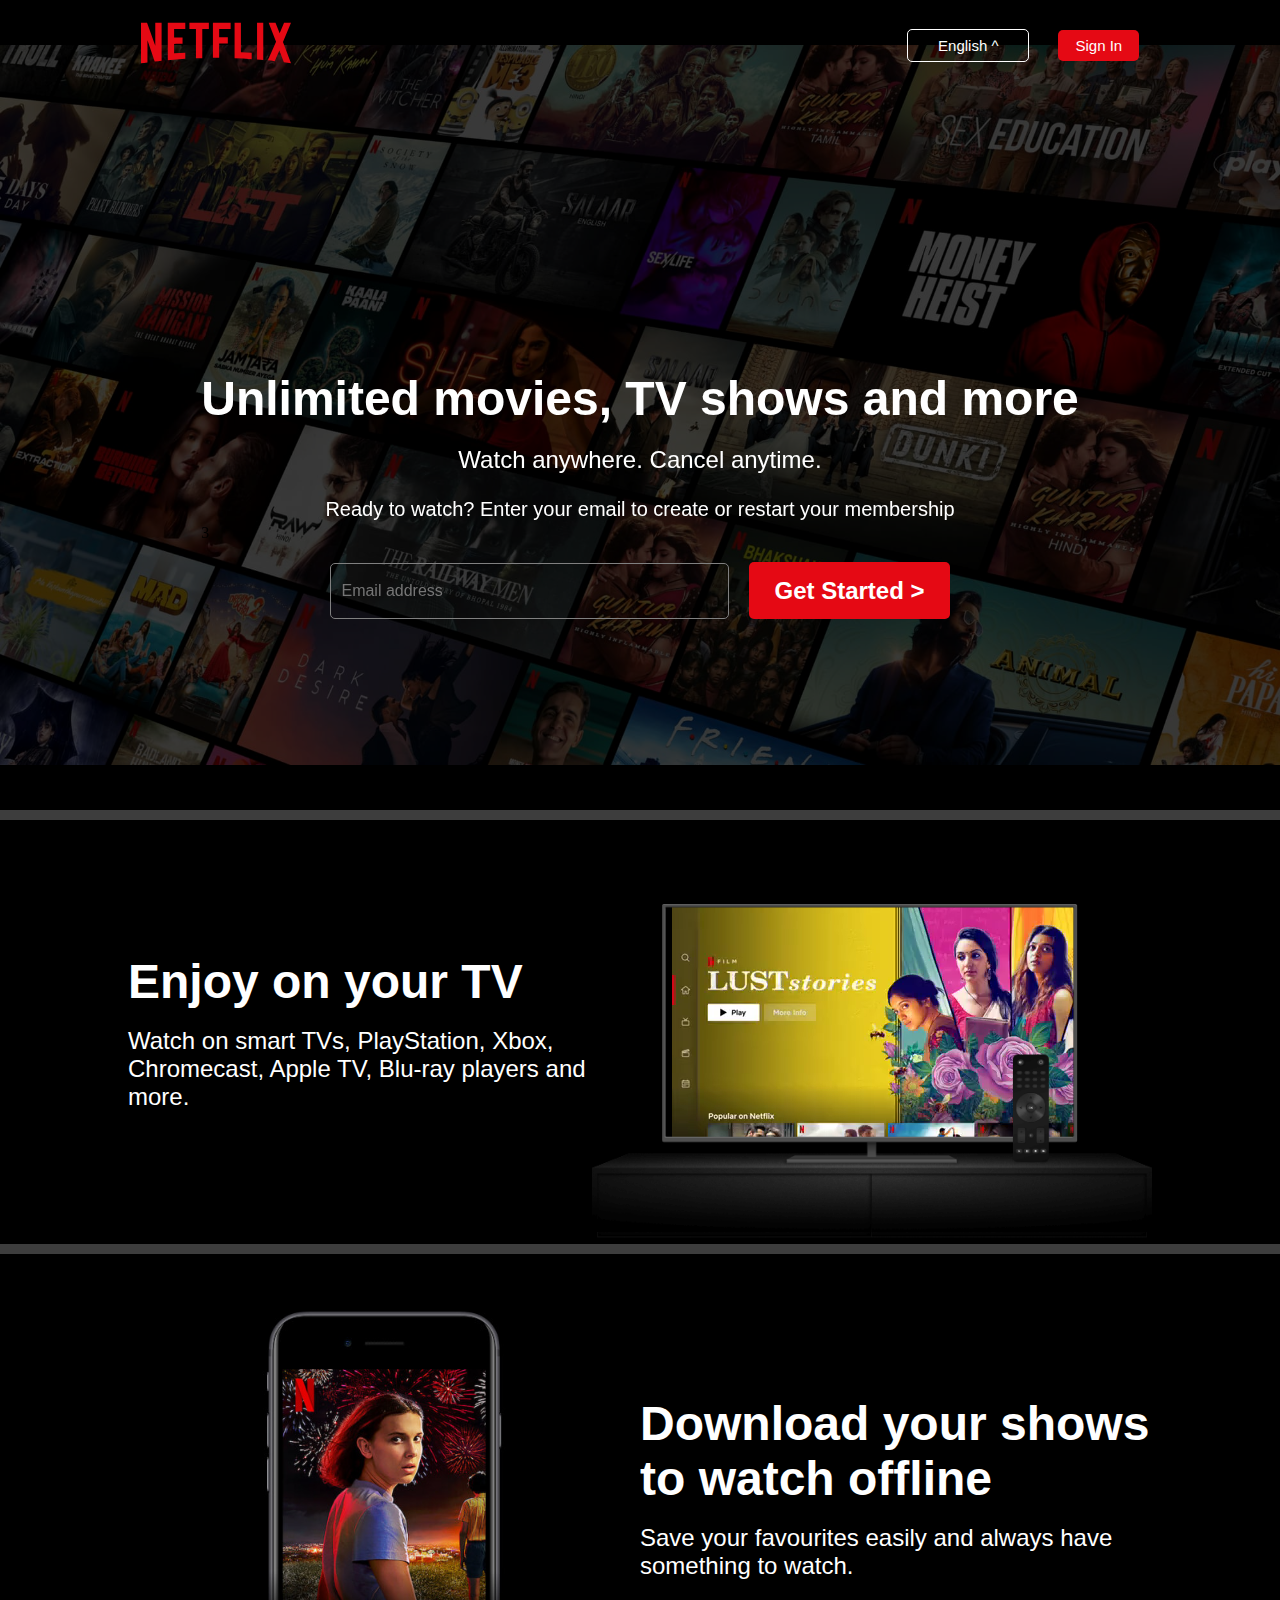
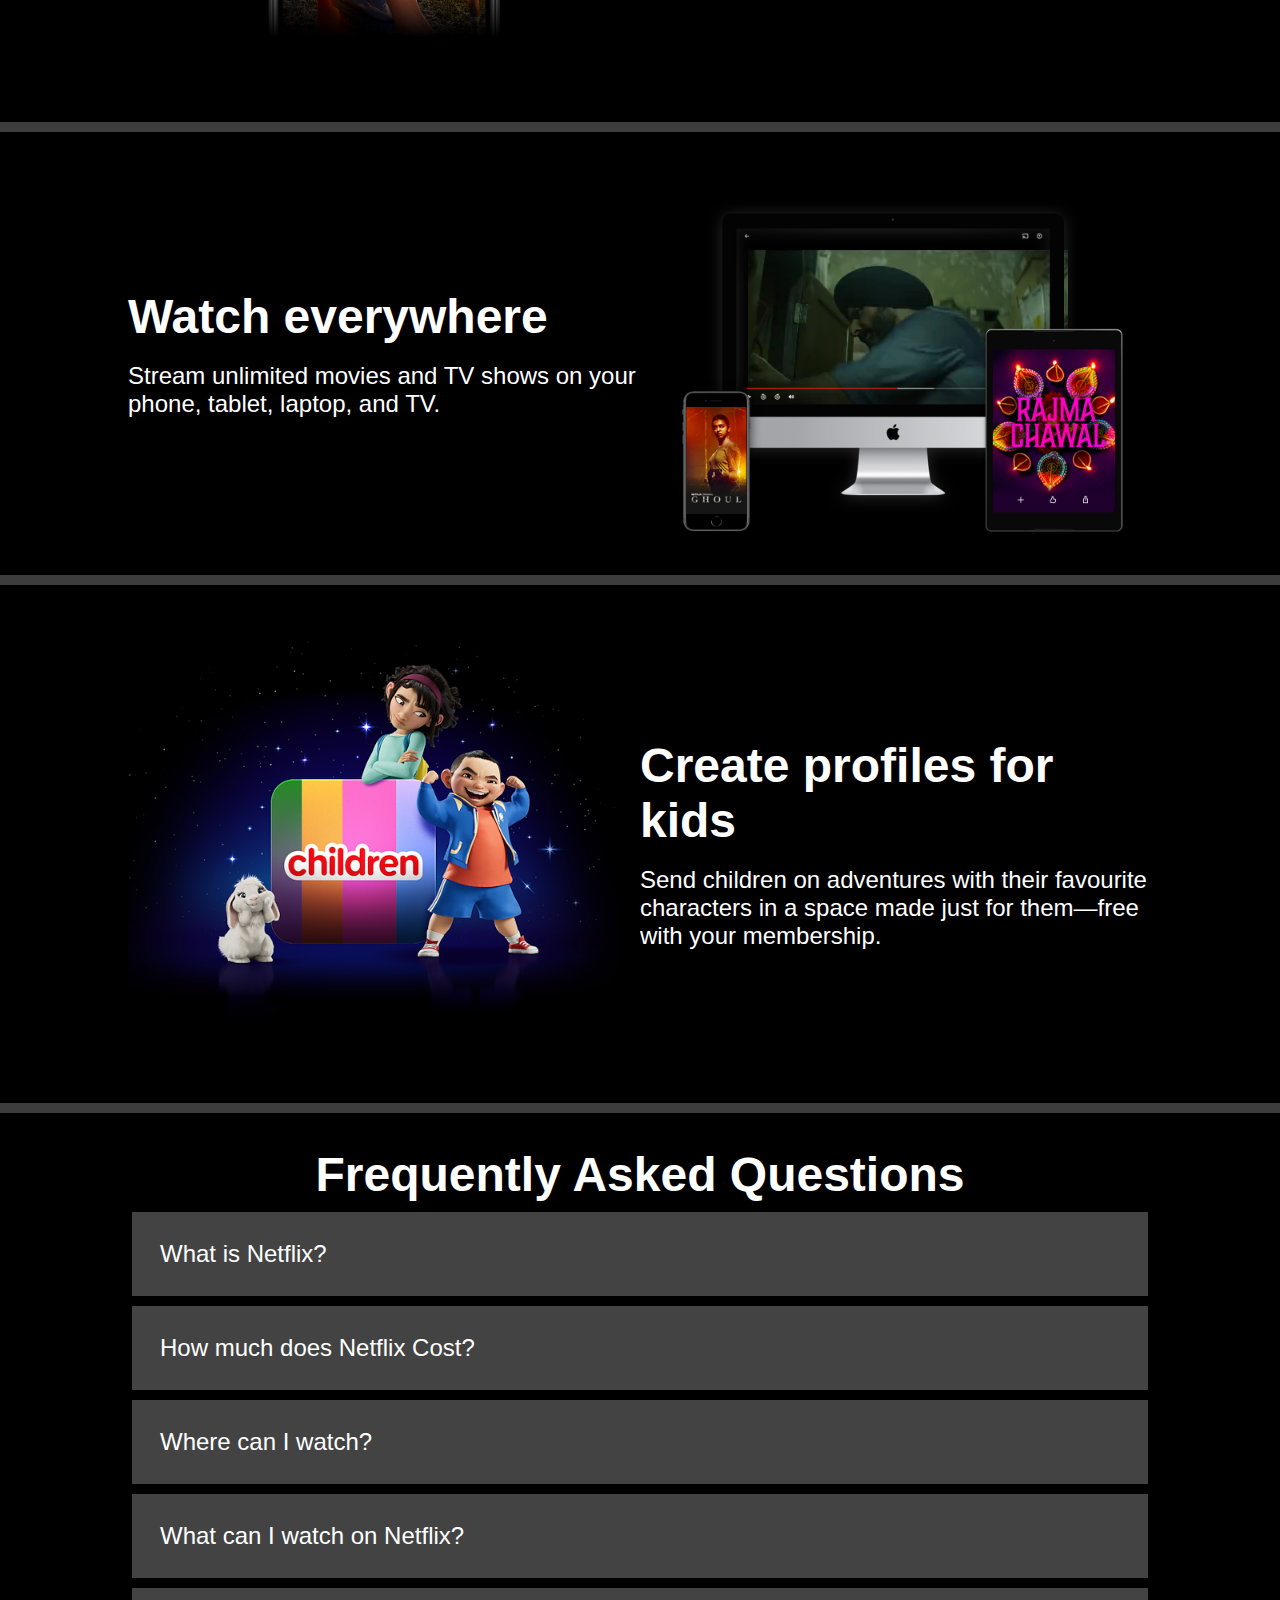
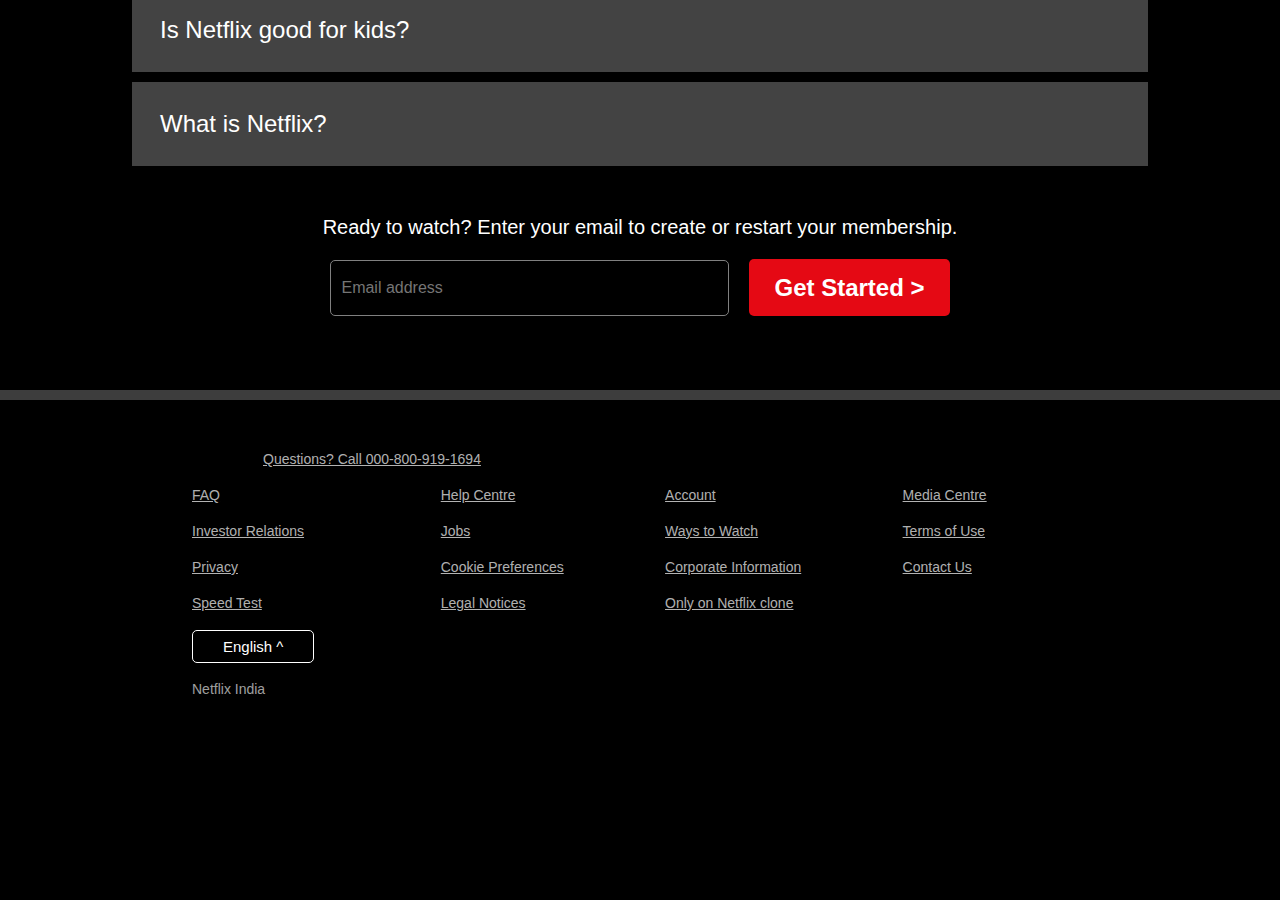
<file: index.html>
<!DOCTYPE html>
<html lang="en">

<head>
    <meta charset="UTF-8">
    <meta name="viewport" content="width=device-width, initial-scale=1.0">
    <title>Netflix</title>
    <link rel="stylesheet" href="./style.css">

    <link rel="stylesheet" href="https://cdnjs.cloudflare.com/ajax/libs/font-awesome/6.5.1/css/all.min.css"
        integrity="sha512-DTOQO9RWCH3ppGqcWaEA1BIZOC6xxalwEsw9c2QQeAIftl+Vegovlnee1c9QX4TctnWMn13TZye+giMm8e2LwA=="
        crossorigin="anonymous" referrerpolicy="no-referrer" />

    <!-- favicon -->
    <link rel="apple-touch-icon" sizes="76x76" href="/faveicons/apple-touch-icon.png">
    <link rel="icon" type="image/png" sizes="32x32" href="/faveicons/favicon-32x32.png">
    <link rel="icon" type="image/png" sizes="16x16" href="/faveicons/favicon-16x16.png">
    <link rel="manifest" href="/faveicons/site.webmanifest">
    <meta name="msapplication-TileColor" content="#da532c">
    <meta name="theme-color" content="#ffffff">

</head>

<body>
    <div class="main">
        <nav>
            <span><img class="mainlogo" src="./images/logo.svg" alt="netflix logo" width="150" height="140"></span>
            <div>
                <button class="nav-button1">English ^</button>
                <button class="nav-button2">Sign In</button>
            </div>
        </nav>
        <div class="box">

        </div>
        <div class="hero">
            <span>
                <h1>Unlimited movies, TV shows and more</h1>
                <p>Watch anywhere. Cancel anytime.</p>
                <h3>Ready to watch? Enter your email to create or restart your membership</h3>
                3
                <span class="hero-span">
                    <input type="text" placeholder="Email address" class="hero-email">
                    <button>Get Started &gt;</button>
                </span>
            </span>
        </div>

    </div>
    <div class="sepration">
    </div>

    <section class="first">
        <div class="first-text">
            <h2>Enjoy on your TV</h2>
            <br>
            <p>Watch on smart TVs, PlayStation, Xbox, Chromecast, Apple TV, Blu-ray players and more.</p>
        </div>
        <div class="first-img">
            <img src="./images/tv.png" alt="tv">
            <video src="./videos/tv-video.m4v" autoplay loop muted></video>
        </div>
    </section>

    <div class="sepration">
    </div>

    <section class="second">
        <div class="second-img">
            <img src="./images/mobile-0819.jpg" alt="">
        </div>
        <div class="second-text">
            <h2>Download your shows to watch offline</h2>
            <br>
            <p>Save your favourites easily and always have something to watch.</p>
        </div>
    </section>

    <div class="sepration">
    </div>

    <section class="first">
        <div class="first-text">
            <h2>Watch everywhere</h2>
            <br>
            <p>Stream unlimited movies and TV shows on your phone, tablet, laptop, and TV.</p>
        </div>
        <div class="third-img">
            <img src="./images/mac.png" alt="tv">
            <video src="./videos/mac-video.m4v" autoplay loop muted></video>
        </div>
    </section>

    <div class="sepration">
    </div>

    <section class="second">
        <div class="fourth-img">
            <img src="./images/cartoon.png" alt="">
        </div>
        <div class="second-text">
            <h2>Create profiles for kids</h2>
            <br>
            <p>Send children on adventures with their favourite characters in a space made just for them—free with your
                membership.</p>
        </div>
    </section>

    <div class="sepration"></div>

    <section class="faq">
        <h1>Frequently Asked Questions</h1>
        <div class="faqbox">
            <span>
                What is Netflix?
                <i class="fa-solid fa-plus"></i>
            </span>
        </div>

        <div class="faqbox">
            <span>
                How much does Netflix Cost?
                <i class="fa-solid fa-plus"></i>
            </span>
        </div>

        <div class="faqbox">
            <span>
                Where can I watch?<i class="fa-solid fa-plus"></i>
            </span>
        </div>

        <div class="faqbox">
            <span>
                What can I watch on Netflix?<i class="fa-solid fa-plus"></i>
            </span>
        </div>

        <div class="faqbox">
            <span>
                Is Netflix good for kids?<i class="fa-solid fa-plus"></i>
            </span>
        </div>

        <div class="faqbox">
            <span>
                What is Netflix?<i class="fa-solid fa-plus"></i>
            </span>
        </div>

        <h3>Ready to watch? Enter your email to create or restart your membership.</h3>
        <span class="faq-span">
            <input type="text" placeholder="Email address" class="faq-email">
            <button>Get Started &gt;</button>
        </span>
    </section>

    <div class="sepration"></div>

    <footer>
        <a href="#" class="helpline-number">Questions? Call 000-800-919-1694</a>
        <span>
            <ul type="none">
                <br>
                <li class="footer-li"><a href="#">FAQ</a></li>
                <br>
                <li class="footer-li"><a href="#">Investor Relations</a></li>
                <br>
                <li class="footer-li"><a href="#">Privacy</a></li>
                <br>
                <li class="footer-li"><a href="#">Speed Test</a></li>
                <br>
                <li><button class="nav-button1">English ^</button></li>
                <br>
                <li><p>Netflix India</p></li>
            </ul>
            <ul type="none">
                <br>
                <li class="footer-li"><a href="#">Help Centre</a></li>
                <br>
                <li class="footer-li"><a href="#">Jobs</a></li>
                <br>
                <li class="footer-li"><a href="#">Cookie Preferences</a></li>
                <br>
                <li class="footer-li"><a href="#">Legal Notices</a></li>
            </ul>
            <ul type="none">
                <br>
                <li class="footer-li"><a href="#">Account</a></li>
                <br>
                <li class="footer-li"><a href="#">Ways to Watch</a></li>
                <br>
                <li class="footer-li"><a href="#">Corporate Information</a></li>
                <br>
                <li class="footer-li"><a href="#">Only on Netflix clone</a></li>
            </ul>
            <ul type="none">
                <br>
                <li class="footer-li"><a href="#">Media Centre</a></li>
                <br>
                <li class="footer-li"><a href="#">Terms of Use</a></li>
                <br>
                <li class="footer-li"><a href="#">Contact Us</a></li>
            </ul>
        </span>
    </footer>
</body>

</html>
</file>
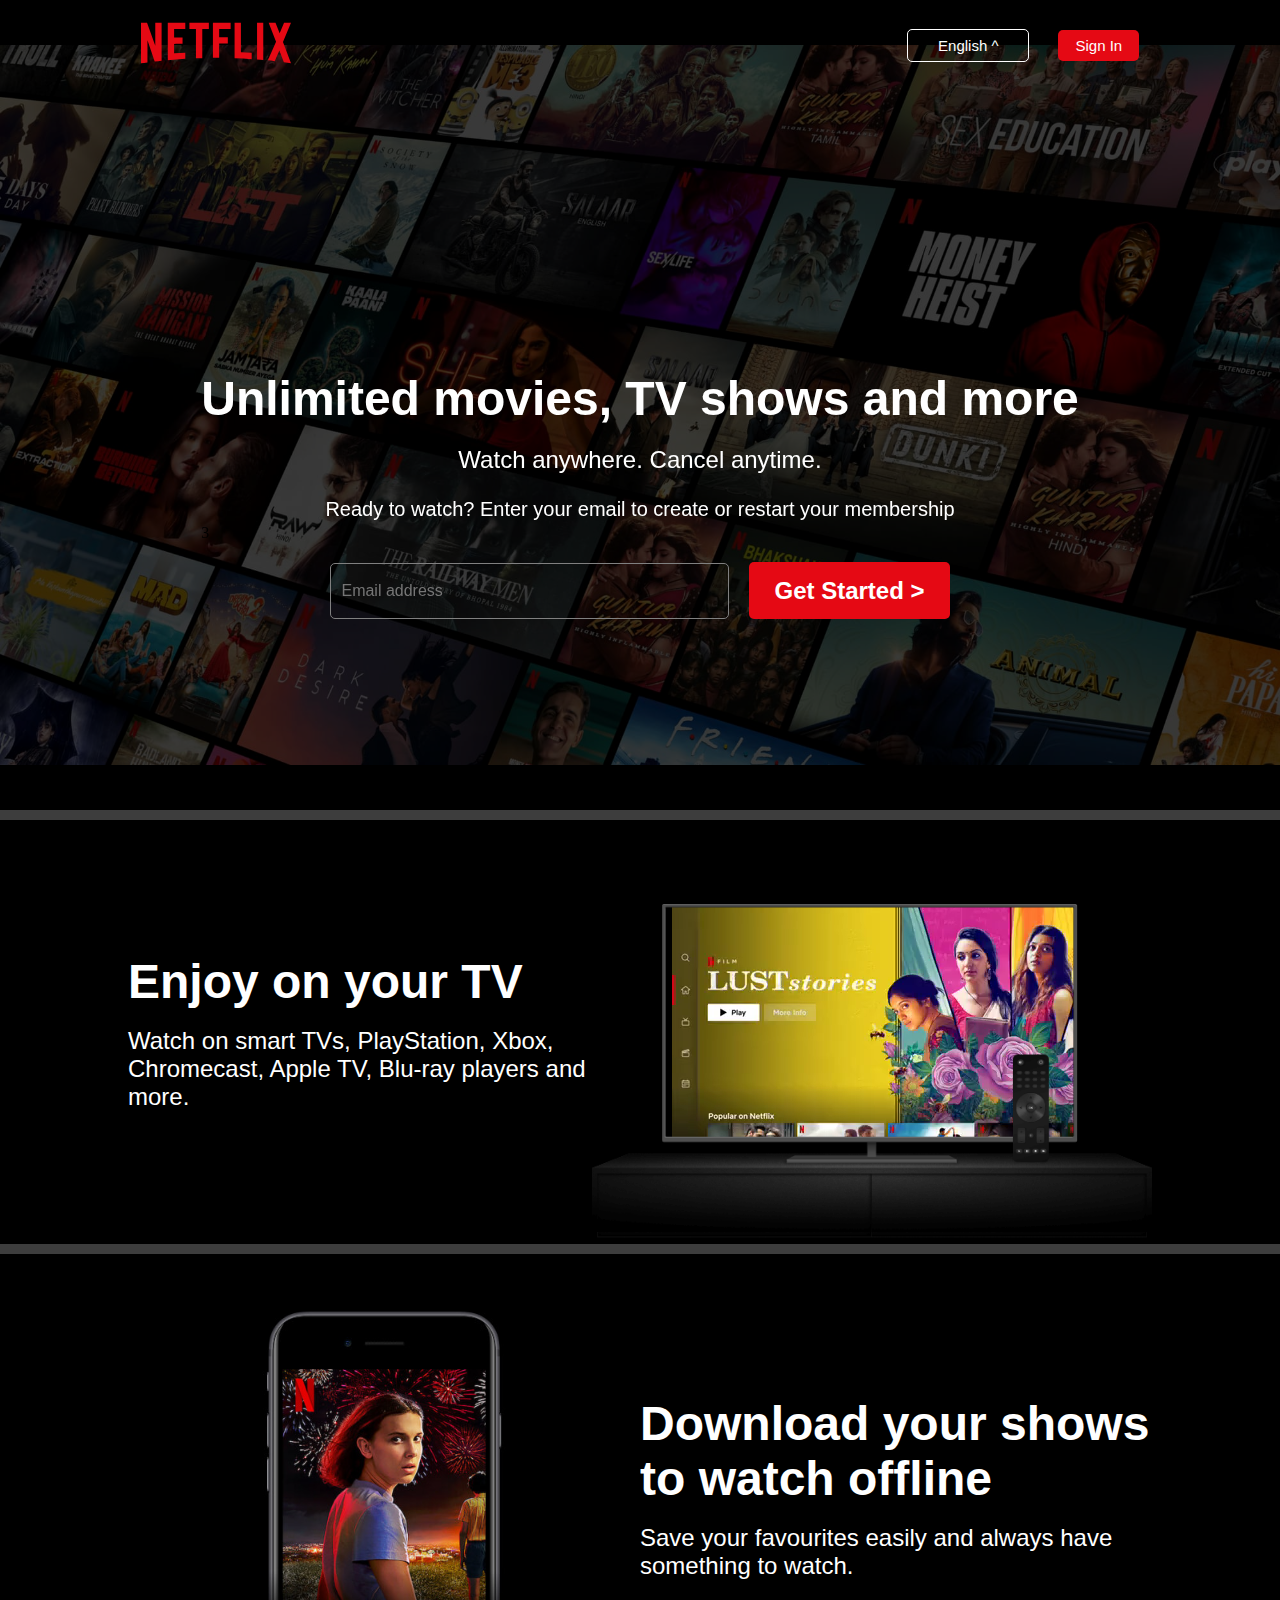
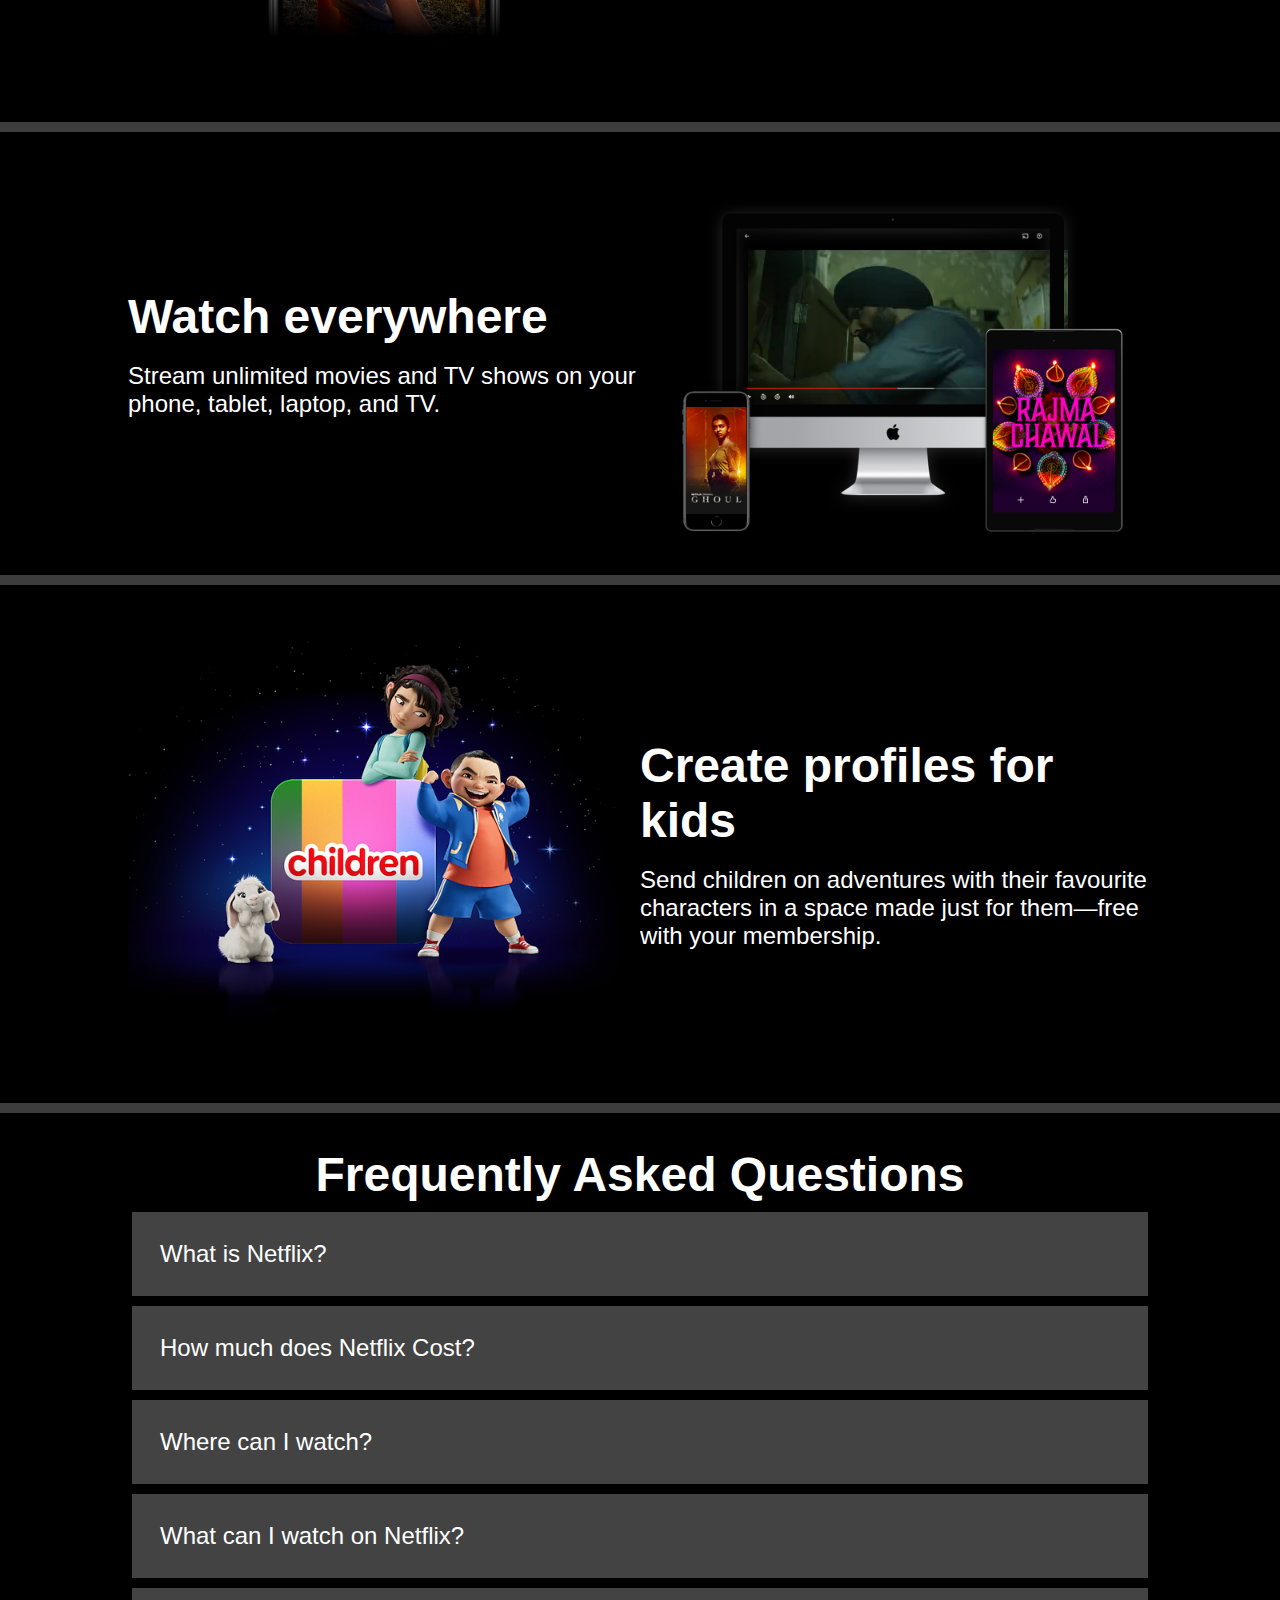
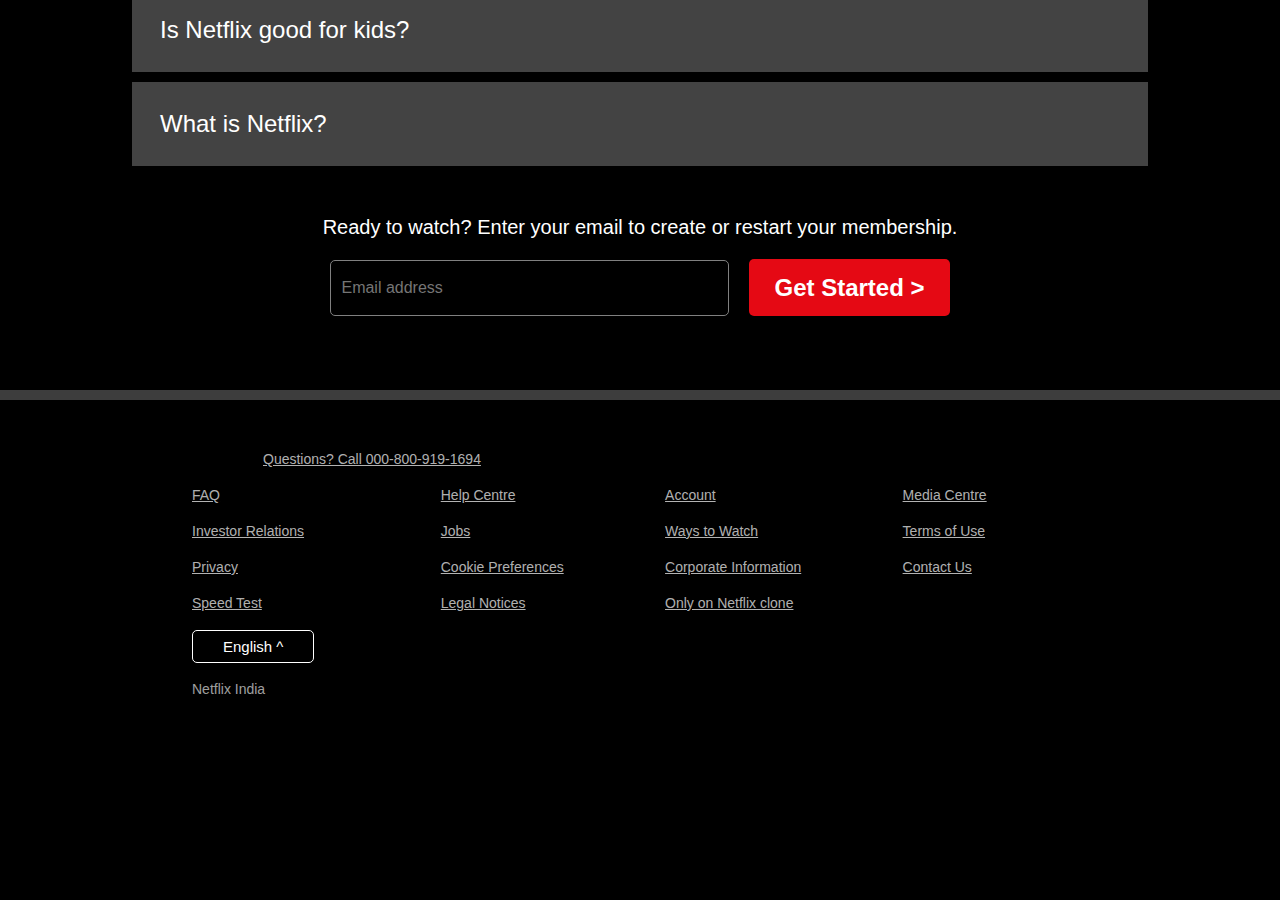
<file: netflix.html>
<!DOCTYPE html>
<html lang="en">

<head>
    <meta charset="UTF-8">
    <meta name="viewport" content="width=device-width, initial-scale=1.0">
    <title>Netflix</title>
    <link rel="stylesheet" href="netflix.css">

    <link rel="stylesheet" href="https://cdnjs.cloudflare.com/ajax/libs/font-awesome/6.5.1/css/all.min.css"
        integrity="sha512-DTOQO9RWCH3ppGqcWaEA1BIZOC6xxalwEsw9c2QQeAIftl+Vegovlnee1c9QX4TctnWMn13TZye+giMm8e2LwA=="
        crossorigin="anonymous" referrerpolicy="no-referrer" />

    <!-- favicon -->
    <link rel="apple-touch-icon" sizes="76x76" href="/faveicons/apple-touch-icon.png">
    <link rel="icon" type="image/png" sizes="32x32" href="/faveicons/favicon-32x32.png">
    <link rel="icon" type="image/png" sizes="16x16" href="/faveicons/favicon-16x16.png">
    <link rel="manifest" href="/faveicons/site.webmanifest">
    <meta name="msapplication-TileColor" content="#da532c">
    <meta name="theme-color" content="#ffffff">

</head>

<body>
    <div class="main">
        <nav>
            <span><img class="mainlogo" src="/images/logo.svg" alt="netflix logo" width="150" height="140"></span>
            <div>
                <button class="nav-button1">English ^</button>
                <button class="nav-button2">Sign In</button>
            </div>
        </nav>
        <div class="box">

        </div>
        <div class="hero">
            <span>
                <h1>Unlimited movies, TV shows and more</h1>
                <p>Watch anywhere. Cancel anytime.</p>
                <h3>Ready to watch? Enter your email to create or restart your membership</h3>
                3
                <span class="hero-span">
                    <input type="text" placeholder="Email address" class="hero-email">
                    <button>Get Started &gt;</button>
                </span>
            </span>
        </div>

    </div>
    <div class="sepration">
    </div>

    <section class="first">
        <div class="first-text">
            <h2>Enjoy on your TV</h2>
            <br>
            <p>Watch on smart TVs, PlayStation, Xbox, Chromecast, Apple TV, Blu-ray players and more.</p>
        </div>
        <div class="first-img">
            <img src="/images/tv.png" alt="tv">
            <video src="/videos/tv-video.m4v" autoplay loop muted></video>
        </div>
    </section>

    <div class="sepration">
    </div>

    <section class="second">
        <div class="second-img">
            <img src="/images/mobile-0819.jpg" alt="">
        </div>
        <div class="second-text">
            <h2>Download your shows to watch offline</h2>
            <br>
            <p>Save your favourites easily and always have something to watch.</p>
        </div>
    </section>

    <div class="sepration">
    </div>

    <section class="first">
        <div class="first-text">
            <h2>Watch everywhere</h2>
            <br>
            <p>Stream unlimited movies and TV shows on your phone, tablet, laptop, and TV.</p>
        </div>
        <div class="third-img">
            <img src="/images/mac.png" alt="tv">
            <video src="/videos/mac-video.m4v" autoplay loop muted></video>
        </div>
    </section>

    <div class="sepration">
    </div>

    <section class="second">
        <div class="fourth-img">
            <img src="/images/cartoon.png" alt="">
        </div>
        <div class="second-text">
            <h2>Create profiles for kids</h2>
            <br>
            <p>Send children on adventures with their favourite characters in a space made just for them—free with your
                membership.</p>
        </div>
    </section>

    <div class="sepration"></div>

    <section class="faq">
        <h1>Frequently Asked Questions</h1>
        <div class="faqbox">
            <span>
                What is Netflix?
                <i class="fa-solid fa-plus"></i>
            </span>
        </div>

        <div class="faqbox">
            <span>
                How much does Netflix Cost?
                <i class="fa-solid fa-plus"></i>
            </span>
        </div>

        <div class="faqbox">
            <span>
                Where can I watch?<i class="fa-solid fa-plus"></i>
            </span>
        </div>

        <div class="faqbox">
            <span>
                What can I watch on Netflix?<i class="fa-solid fa-plus"></i>
            </span>
        </div>

        <div class="faqbox">
            <span>
                Is Netflix good for kids?<i class="fa-solid fa-plus"></i>
            </span>
        </div>

        <div class="faqbox">
            <span>
                What is Netflix?<i class="fa-solid fa-plus"></i>
            </span>
        </div>

        <h3>Ready to watch? Enter your email to create or restart your membership.</h3>
        <span class="faq-span">
            <input type="text" placeholder="Email address" class="faq-email">
            <button>Get Started &gt;</button>
        </span>
    </section>

    <div class="sepration"></div>

    <footer>
        <a href="#" class="helpline-number">Questions? Call 000-800-919-1694</a>
        <span>
            <ul type="none">
                <br>
                <li class="footer-li"><a href="#">FAQ</a></li>
                <br>
                <li class="footer-li"><a href="#">Investor Relations</a></li>
                <br>
                <li class="footer-li"><a href="#">Privacy</a></li>
                <br>
                <li class="footer-li"><a href="#">Speed Test</a></li>
                <br>
                <li><button class="nav-button1">English ^</button></li>
                <br>
                <li><p>Netflix India</p></li>
            </ul>
            <ul type="none">
                <br>
                <li class="footer-li"><a href="#">Help Centre</a></li>
                <br>
                <li class="footer-li"><a href="#">Jobs</a></li>
                <br>
                <li class="footer-li"><a href="#">Cookie Preferences</a></li>
                <br>
                <li class="footer-li"><a href="#">Legal Notices</a></li>
            </ul>
            <ul type="none">
                <br>
                <li class="footer-li"><a href="#">Account</a></li>
                <br>
                <li class="footer-li"><a href="#">Ways to Watch</a></li>
                <br>
                <li class="footer-li"><a href="#">Corporate Information</a></li>
                <br>
                <li class="footer-li"><a href="#">Only on Netflix clone</a></li>
            </ul>
            <ul type="none">
                <br>
                <li class="footer-li"><a href="#">Media Centre</a></li>
                <br>
                <li class="footer-li"><a href="#">Terms of Use</a></li>
                <br>
                <li class="footer-li"><a href="#">Contact Us</a></li>
            </ul>
        </span>
    </footer>
</body>

</html>
</file>
<file: style.css>
* {
    margin: 0;
    padding: 0;
}

body {
    background-color: black;
}

.main {
    background-image: url(./images/bacground.jpg);
    background-position: center center;
    background-size: max(1200px, 100vw);
    background-repeat: no-repeat;
    height: 90vh;
    position: relative;
}

.main .box {
    height: 90vh;
    width: 100%;
    opacity: 0.7;
    background-color: black;
    position: absolute;
    top: 0;
}

nav {
    display: flex;
    justify-content: space-between;
    align-items: center;
    height: 90px;
    max-width: 78vw;
    margin: auto;
    /* border: 2px solid blue;
    margin-bottom: 0; */
}

nav img {
    position: relative;
    z-index: 10;
}

.nav-button1 {
    position: relative;
    z-index: 10;
    padding: 7px 30px;
    border-radius: 5px;
    font-family: sans-serif;
    font-size: 15px;
    font-weight: 500;
    color: white;
    background-color: transparent;
    border: 1.5px solid white;
    margin-right: 25px;
}

.nav-button2 {
    position: relative;
    z-index: 10;
    padding: 7px 17px;
    border-radius: 5px;
    font-family: sans-serif;
    font-size: 15px;
    font-weight: 500;
    color: white;
    background-color: rgb(229, 9, 20);
    border: none;
}

.hero {
    height: 100%;
    display: flex;
    justify-content: center;
    align-items: center;
    position: relative;
    z-index: 10;
}

.hero h1 {
    color: white;
    font-size: 48px;
    font-family: "Martel Sans", sans-serif;
    font-weight: 900;
    font-style: normal;
    text-align: center;
}

.hero p {
    color: white;
    font-size: 24px;
    font-family: "Martel Sans", sans-serif;
    font-style: normal;
    font-weight: 400;
    text-align: center;
    margin-top: 20px;
}

.hero h3 {
    color: white;
    font-size: 20px;
    font-family: "Martel Sans", sans-serif;
    font-style: normal;
    font-weight: 400;
    line-height: 30px;
    text-align: center;
    margin-top: 20px;
}

.hero-span {
    display: flex;
    justify-content: center;
    align-items: center;
}


.hero-email {
    padding: 18px 10px;
    padding-right: 180px;
    font-size: 16px;
    font-family: "Martel Sans", sans-serif;
    font-weight: 400;
    font-style: normal;
    background-color: transparent;
    border: 1px solid gray;
    border-radius: 5px;
    margin-top: 20px;
    margin-right: 20px;
    color: #ffffff;
    /* margin-bottom: 150px; */
}

.hero button {
    padding: 14.5px 25px;
    font-size: 24px;
    font-family: "Martel Sans", sans-serif;
    font-weight: 600;
    color: #ffffff;
    font-style: normal;
    background-color: rgb(229, 9, 20);
    border-radius: 5px;
    border: none;
    margin-top: 20px;
    /* margin-bottom: 150px; */
}

.sepration {
    height: 10px;
    background-color: rgb(61, 61, 61);
}

.first {
    display: flex;
    justify-content: center;
    align-items: center;
    max-width: 80vw;
    margin: auto;
}

.first-text h2 {
    font-size: 48px;
    color: #ffffff;
    font-family: "Martel Sans", sans-serif;
    font-weight: 900;
    font-style: normal;
}

.first-text p {
    font-family: "Martel Sans", sans-serif;
    font-weight: 400;
    font-style: normal;
    font-size: 24px;
    color: #ffffff;
}

.first-img {
    position: relative;

}

.first-img img {
    width: 560px;
    position: relative;
    z-index: 10;
}

.first-img video {
    position: absolute;
    top: 77px;
    right: 0;
    left: 80px;
}

.second {
    display: flex;
    justify-content: center;
    align-items: center;
    max-width: 80vw;
    margin: auto;
}

.second-img {
    position: relative;

}

.second-img img {
    width: 40vw;
    position: relative;
    z-index: 10;
    margin-bottom: 80px;
}

.second-text h2 {
    font-size: 48px;
    color: #ffffff;
    font-family: "Martel Sans", sans-serif;
    font-weight: 900;
    font-style: normal;
}

.second-text p {
    font-family: "Martel Sans", sans-serif;
    font-weight: 400;
    font-style: normal;
    font-size: 24px;
    color: #ffffff;
}

.third-img {
    position: relative;

}

.third-img img {
    margin-top: 55px;
    width: 40vw;
    position: relative;
    z-index: 10;
}

.third-img video {
    position: absolute;
    top: 108px;
    left: 108px;
    width: 25vw;
}


.fourth-img {
    position: relative;

}

.fourth-img img {
    width: 40vw;
    position: relative;
    z-index: 10;
    margin-bottom: 80px;
    margin-top: 50px;
}

.faq h1 {
    color: #ffffff;
    text-align: center;
    font-family: "Martel Sans", sans-serif;
    font-weight: 900;
    font-style: normal;
    font-size: 48px;
}

.faq {
    background-color: black;
    padding: 34px;
    color: white;
}

.faqbox span {
    display: flex;
    justify-content: space-between;
    background-color: rgb(67, 67, 67);
    padding: 28px;
    max-width: 75vw;
    margin: auto;
    margin: 10px auto;
    font-family: "Martel Sans", sans-serif;
    font-weight: 400;
    font-style: normal;
    font-size: 24px;
    color: #ffffff;
}

.faqbox span:hover {
    background-color: gray;
    cursor: pointer;
}

.faq h3 {
    text-align: center;
    font-family: "Martel Sans", sans-serif;
    font-weight: 400;
    font-style: normal;
    font-size: 20px;
    color: #ffffff;
    margin-top: 50px;
}

.faq-span {
    display: flex;
    justify-content: center;
    align-items: center;
}


.faq-email {
    padding: 18px 10px;
    padding-right: 180px;
    font-size: 16px;
    font-family: "Martel Sans", sans-serif;
    font-weight: 400;
    font-style: normal;
    background-color: transparent;
    border: 1px solid gray;
    border-radius: 5px;
    margin-top: 20px;
    margin-right: 20px;
    color: #ffffff;
    margin-bottom: 40px;
}

.faq button {
    padding: 14.5px 25px;
    font-size: 24px;
    font-family: "Martel Sans", sans-serif;
    font-weight: 600;
    color: #ffffff;
    font-style: normal;
    background-color: rgb(229, 9, 20);
    border-radius: 5px;
    border: none;
    margin-top: 20px;
    margin-bottom: 40px;
}

.faq button:hover {
    background-color: darkred;
    cursor: pointer;
}

footer {
    height: 50vh;
    margin-top: 50px;
}

footer span {
    display: grid;
    grid-template-columns: auto auto auto auto;
    max-width: 70vw;
    margin: auto;
}

.helpline-number {
    color: rgba(255, 255, 255, 0.7);
    font-family: "Martel Sans", sans-serif;
    font-size: 14px;
    font-weight: 400;
    margin-left: 263px;
    margin-top: 5px; 
}

.footer-li a {
    color: rgba(255, 255, 255, 0.7);
    font-family: "Martel Sans", sans-serif;
    font-size: 14px;
    font-weight: 400;
}

footer p {
    color: rgba(229, 229, 229, 0.7);
    font-family: "Martel Sans", sans-serif;
    font-size: 14px;
    font-weight: 400;
}


@media only screen and (max-width: 480px) {
    .main {
        background-image: url(/images/bacground.jpg);
        background-position: center center;
        background-size: max(1000px, 60vw);
        background-repeat: no-repeat;
        height: 52vh;
        position: relative;
    }

    .main .box {
        height: 52vh;
        width: 100%;
        opacity: 0.6;
        background-color: black;
        position: absolute;
        top: 0;
    }

    nav {
        display: flex;
        justify-content: space-between;
        align-items: center;
        height: 70px;
        max-width: 90vw;
        margin: auto;
        padding-top: 6px;
    }

    nav img {
        position: relative;
        z-index: 10;
        height: 24px;
        width: 88px;
    }

    .nav-button1 {
        position: relative;
        z-index: 10;
        padding: 7px 10px;
        border-radius: 5px;
        font-family: sans-serif;
        font-size: 15px;
        font-weight: 500;
        color: white;
        background-color: transparent;
        border: 1.5px solid white;
        margin-right: 5px;
    }

    .nav-button2 {
        position: relative;
        z-index: 10;
        padding: 7px 17px;
        border-radius: 5px;
        font-family: sans-serif;
        font-size: 15px;
        font-weight: 500;
        color: white;
        background-color: rgb(229, 9, 20);
        border: none;
    }

    .hero {
        height: 100%;
        display: flex;
        justify-content: center;
        align-items: center;
        position: relative;
        z-index: 10;
    }

    .hero h1 {
        color: white;
        font-size: 32px;
        font-family: "Martel Sans", sans-serif;
        font-weight: 700;
        font-style: normal;
    }

    .hero p {
        color: white;
        font-size: 18px;
        font-family: "Martel Sans", sans-serif;
        font-style: normal;
        font-weight: 400;
        text-align: center;
    }

    .hero h3 {
        color: white;
        font-size: 18px;
        font-family: "Martel Sans", sans-serif;
        font-style: normal;
        font-weight: 400;
        line-height: 30px;
        text-align: center;
        padding: 0 51px;
    }

    .hero-span {
        display: flex;
        flex-direction: column;
        flex-wrap: wrap;
    }


    .hero-email {
        padding: 20px 16px 4px;
        padding-right: 120px;
        font-size: 16px;
        font-family: "Martel Sans", sans-serif;
        font-weight: 500;
        font-style: normal;
        background-color: transparent;
        border: 1px solid gray;
        border-radius: 5px;
        color: #ffffff;
    }

    .hero button {
        padding: 13px 19px;
        font-size: 18px;
        font-family: "Martel Sans", sans-serif;
        font-weight: 400;
        color: #ffffff;
        font-style: normal;
        background-color: rgb(229, 9, 20);
        border-radius: 5px;
        border: none;
        margin-bottom: 80px;
    }

    /* first container */

    .first {
        display: flex;
        justify-content: center;
        flex-direction: column;
        flex-wrap: wrap;
    }
    
    .first-text h2 {
        font-size: 32px;
        color: #ffffff;
        font-family: "Martel Sans", sans-serif;
        font-weight: 700;
        font-style: normal;
        text-align: center;
        margin-top: 70px;
    }
    
    .first-text p {
        font-family: "Martel Sans", sans-serif;
        font-weight: 400;
        font-style: normal;
        font-size: 18px;
        color: #ffffff;
        text-align: center;
    }
    
    .first-img {
        position: relative;
    
    }
    
    .first-img img {
        width: 380px;
        position: relative;
        z-index: 10;
        margin-top: 50px;
        margin-bottom: 100px;
    }
    
    .first-img video {
        position: absolute;
        top: 30px;
        right: 0;
        left: 51px;
        height: 250px;
        width: 350px;
    }


    /* second box */
    .second {
        display: flex;
        /* justify-content: center;
        align-items: center;
        max-width: 80vw;
        margin: auto; */
        flex-direction: column;
        flex-wrap: wrap;
    }
    
    .second-img {
        position: relative;
    
    }
    
    .second-img img {
        width: 40vw;
        position: relative;
        z-index: 10;
        margin-bottom: 80px;
    }
    
    .second-text h2 {
        font-size: 32px;
        color: #ffffff;
        font-family: "Martel Sans", sans-serif;
        font-weight: 700;
        font-style: normal;
    }
    
    .second-text p {
        font-family: "Martel Sans", sans-serif;
        font-weight: 400;
        font-style: normal;
        font-size: 18px;
        color: #ffffff;
    }
}























@media only screen and (max-width: 450px) {
    .mainlogo {
        width: 100px;
    }
}
</file>
<file: netflix.css>
* {
    margin: 0;
    padding: 0;
}

body {
    background-color: black;
}

.main {
    background-image: url(/images/bacground.jpg);
    background-position: center center;
    background-size: max(1200px, 100vw);
    background-repeat: no-repeat;
    height: 90vh;
    position: relative;
}

.main .box {
    height: 90vh;
    width: 100%;
    opacity: 0.7;
    background-color: black;
    position: absolute;
    top: 0;
}

nav {
    display: flex;
    justify-content: space-between;
    align-items: center;
    height: 90px;
    max-width: 78vw;
    margin: auto;
    /* border: 2px solid blue;
    margin-bottom: 0; */
}

nav img {
    position: relative;
    z-index: 10;
}

.nav-button1 {
    position: relative;
    z-index: 10;
    padding: 7px 30px;
    border-radius: 5px;
    font-family: sans-serif;
    font-size: 15px;
    font-weight: 500;
    color: white;
    background-color: transparent;
    border: 1.5px solid white;
    margin-right: 25px;
}

.nav-button2 {
    position: relative;
    z-index: 10;
    padding: 7px 17px;
    border-radius: 5px;
    font-family: sans-serif;
    font-size: 15px;
    font-weight: 500;
    color: white;
    background-color: rgb(229, 9, 20);
    border: none;
}

.hero {
    height: 100%;
    display: flex;
    justify-content: center;
    align-items: center;
    position: relative;
    z-index: 10;
}

.hero h1 {
    color: white;
    font-size: 48px;
    font-family: "Martel Sans", sans-serif;
    font-weight: 900;
    font-style: normal;
    text-align: center;
}

.hero p {
    color: white;
    font-size: 24px;
    font-family: "Martel Sans", sans-serif;
    font-style: normal;
    font-weight: 400;
    text-align: center;
    margin-top: 20px;
}

.hero h3 {
    color: white;
    font-size: 20px;
    font-family: "Martel Sans", sans-serif;
    font-style: normal;
    font-weight: 400;
    line-height: 30px;
    text-align: center;
    margin-top: 20px;
}

.hero-span {
    display: flex;
    justify-content: center;
    align-items: center;
}


.hero-email {
    padding: 18px 10px;
    padding-right: 180px;
    font-size: 16px;
    font-family: "Martel Sans", sans-serif;
    font-weight: 400;
    font-style: normal;
    background-color: transparent;
    border: 1px solid gray;
    border-radius: 5px;
    margin-top: 20px;
    margin-right: 20px;
    color: #ffffff;
    /* margin-bottom: 150px; */
}

.hero button {
    padding: 14.5px 25px;
    font-size: 24px;
    font-family: "Martel Sans", sans-serif;
    font-weight: 600;
    color: #ffffff;
    font-style: normal;
    background-color: rgb(229, 9, 20);
    border-radius: 5px;
    border: none;
    margin-top: 20px;
    /* margin-bottom: 150px; */
}

.sepration {
    height: 10px;
    background-color: rgb(61, 61, 61);
}

.first {
    display: flex;
    justify-content: center;
    align-items: center;
    max-width: 80vw;
    margin: auto;
}

.first-text h2 {
    font-size: 48px;
    color: #ffffff;
    font-family: "Martel Sans", sans-serif;
    font-weight: 900;
    font-style: normal;
}

.first-text p {
    font-family: "Martel Sans", sans-serif;
    font-weight: 400;
    font-style: normal;
    font-size: 24px;
    color: #ffffff;
}

.first-img {
    position: relative;

}

.first-img img {
    width: 560px;
    position: relative;
    z-index: 10;
}

.first-img video {
    position: absolute;
    top: 77px;
    right: 0;
    left: 80px;
}

.second {
    display: flex;
    justify-content: center;
    align-items: center;
    max-width: 80vw;
    margin: auto;
}

.second-img {
    position: relative;

}

.second-img img {
    width: 40vw;
    position: relative;
    z-index: 10;
    margin-bottom: 80px;
}

.second-text h2 {
    font-size: 48px;
    color: #ffffff;
    font-family: "Martel Sans", sans-serif;
    font-weight: 900;
    font-style: normal;
}

.second-text p {
    font-family: "Martel Sans", sans-serif;
    font-weight: 400;
    font-style: normal;
    font-size: 24px;
    color: #ffffff;
}

.third-img {
    position: relative;

}

.third-img img {
    margin-top: 55px;
    width: 40vw;
    position: relative;
    z-index: 10;
}

.third-img video {
    position: absolute;
    top: 108px;
    left: 108px;
    width: 25vw;
}


.fourth-img {
    position: relative;

}

.fourth-img img {
    width: 40vw;
    position: relative;
    z-index: 10;
    margin-bottom: 80px;
    margin-top: 50px;
}

.faq h1 {
    color: #ffffff;
    text-align: center;
    font-family: "Martel Sans", sans-serif;
    font-weight: 900;
    font-style: normal;
    font-size: 48px;
}

.faq {
    background-color: black;
    padding: 34px;
    color: white;
}

.faqbox span {
    display: flex;
    justify-content: space-between;
    background-color: rgb(67, 67, 67);
    padding: 28px;
    max-width: 75vw;
    margin: auto;
    margin: 10px auto;
    font-family: "Martel Sans", sans-serif;
    font-weight: 400;
    font-style: normal;
    font-size: 24px;
    color: #ffffff;
}

.faqbox span:hover {
    background-color: gray;
    cursor: pointer;
}

.faq h3 {
    text-align: center;
    font-family: "Martel Sans", sans-serif;
    font-weight: 400;
    font-style: normal;
    font-size: 20px;
    color: #ffffff;
    margin-top: 50px;
}

.faq-span {
    display: flex;
    justify-content: center;
    align-items: center;
}


.faq-email {
    padding: 18px 10px;
    padding-right: 180px;
    font-size: 16px;
    font-family: "Martel Sans", sans-serif;
    font-weight: 400;
    font-style: normal;
    background-color: transparent;
    border: 1px solid gray;
    border-radius: 5px;
    margin-top: 20px;
    margin-right: 20px;
    color: #ffffff;
    margin-bottom: 40px;
}

.faq button {
    padding: 14.5px 25px;
    font-size: 24px;
    font-family: "Martel Sans", sans-serif;
    font-weight: 600;
    color: #ffffff;
    font-style: normal;
    background-color: rgb(229, 9, 20);
    border-radius: 5px;
    border: none;
    margin-top: 20px;
    margin-bottom: 40px;
}

.faq button:hover {
    background-color: darkred;
    cursor: pointer;
}

footer {
    height: 50vh;
    margin-top: 50px;
}

footer span {
    display: grid;
    grid-template-columns: auto auto auto auto;
    max-width: 70vw;
    margin: auto;
}

.helpline-number {
    color: rgba(255, 255, 255, 0.7);
    font-family: "Martel Sans", sans-serif;
    font-size: 14px;
    font-weight: 400;
    margin-left: 263px;
    margin-top: 5px; 
}

.footer-li a {
    color: rgba(255, 255, 255, 0.7);
    font-family: "Martel Sans", sans-serif;
    font-size: 14px;
    font-weight: 400;
}

footer p {
    color: rgba(229, 229, 229, 0.7);
    font-family: "Martel Sans", sans-serif;
    font-size: 14px;
    font-weight: 400;
}


@media only screen and (max-width: 480px) {
    .main {
        background-image: url(/images/bacground.jpg);
        background-position: center center;
        background-size: max(1000px, 60vw);
        background-repeat: no-repeat;
        height: 52vh;
        position: relative;
    }

    .main .box {
        height: 52vh;
        width: 100%;
        opacity: 0.6;
        background-color: black;
        position: absolute;
        top: 0;
    }

    nav {
        display: flex;
        justify-content: space-between;
        align-items: center;
        height: 70px;
        max-width: 90vw;
        margin: auto;
        padding-top: 6px;
    }

    nav img {
        position: relative;
        z-index: 10;
        height: 24px;
        width: 88px;
    }

    .nav-button1 {
        position: relative;
        z-index: 10;
        padding: 7px 10px;
        border-radius: 5px;
        font-family: sans-serif;
        font-size: 15px;
        font-weight: 500;
        color: white;
        background-color: transparent;
        border: 1.5px solid white;
        margin-right: 5px;
    }

    .nav-button2 {
        position: relative;
        z-index: 10;
        padding: 7px 17px;
        border-radius: 5px;
        font-family: sans-serif;
        font-size: 15px;
        font-weight: 500;
        color: white;
        background-color: rgb(229, 9, 20);
        border: none;
    }

    .hero {
        height: 100%;
        display: flex;
        justify-content: center;
        align-items: center;
        position: relative;
        z-index: 10;
    }

    .hero h1 {
        color: white;
        font-size: 32px;
        font-family: "Martel Sans", sans-serif;
        font-weight: 700;
        font-style: normal;
    }

    .hero p {
        color: white;
        font-size: 18px;
        font-family: "Martel Sans", sans-serif;
        font-style: normal;
        font-weight: 400;
        text-align: center;
    }

    .hero h3 {
        color: white;
        font-size: 18px;
        font-family: "Martel Sans", sans-serif;
        font-style: normal;
        font-weight: 400;
        line-height: 30px;
        text-align: center;
        padding: 0 51px;
    }

    .hero-span {
        display: flex;
        flex-direction: column;
        flex-wrap: wrap;
    }


    .hero-email {
        padding: 20px 16px 4px;
        padding-right: 120px;
        font-size: 16px;
        font-family: "Martel Sans", sans-serif;
        font-weight: 500;
        font-style: normal;
        background-color: transparent;
        border: 1px solid gray;
        border-radius: 5px;
        color: #ffffff;
    }

    .hero button {
        padding: 13px 19px;
        font-size: 18px;
        font-family: "Martel Sans", sans-serif;
        font-weight: 400;
        color: #ffffff;
        font-style: normal;
        background-color: rgb(229, 9, 20);
        border-radius: 5px;
        border: none;
        margin-bottom: 80px;
    }

    /* first container */

    .first {
        display: flex;
        justify-content: center;
        flex-direction: column;
        flex-wrap: wrap;
    }
    
    .first-text h2 {
        font-size: 32px;
        color: #ffffff;
        font-family: "Martel Sans", sans-serif;
        font-weight: 700;
        font-style: normal;
        text-align: center;
        margin-top: 70px;
    }
    
    .first-text p {
        font-family: "Martel Sans", sans-serif;
        font-weight: 400;
        font-style: normal;
        font-size: 18px;
        color: #ffffff;
        text-align: center;
    }
    
    .first-img {
        position: relative;
    
    }
    
    .first-img img {
        width: 380px;
        position: relative;
        z-index: 10;
        margin-top: 50px;
        margin-bottom: 100px;
    }
    
    .first-img video {
        position: absolute;
        top: 30px;
        right: 0;
        left: 51px;
        height: 250px;
        width: 350px;
    }


    /* second box */
    .second {
        display: flex;
        /* justify-content: center;
        align-items: center;
        max-width: 80vw;
        margin: auto; */
        flex-direction: column;
        flex-wrap: wrap;
    }
    
    .second-img {
        position: relative;
    
    }
    
    .second-img img {
        width: 40vw;
        position: relative;
        z-index: 10;
        margin-bottom: 80px;
    }
    
    .second-text h2 {
        font-size: 32px;
        color: #ffffff;
        font-family: "Martel Sans", sans-serif;
        font-weight: 700;
        font-style: normal;
    }
    
    .second-text p {
        font-family: "Martel Sans", sans-serif;
        font-weight: 400;
        font-style: normal;
        font-size: 18px;
        color: #ffffff;
    }
}























@media only screen and (max-width: 450px) {
    .mainlogo {
        width: 100px;
    }
}
</file>
